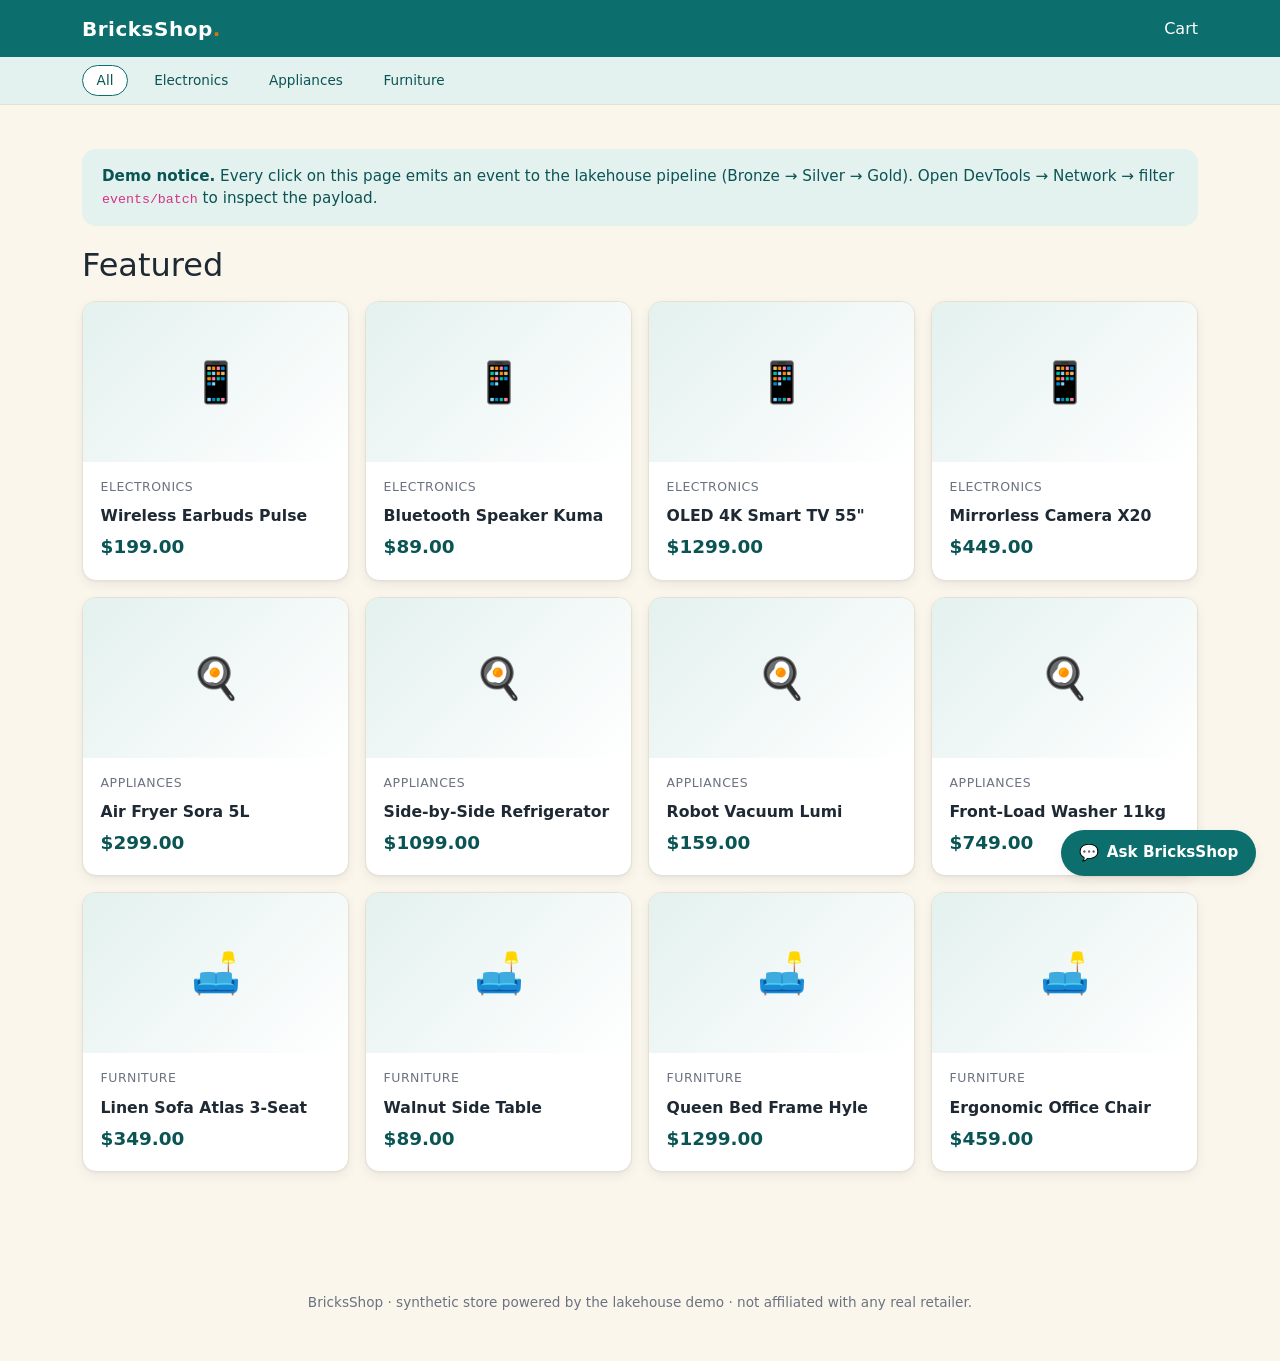
<file: web/frontend/index.html>
<!doctype html>
<html lang="en">
<head>
  <meta charset="utf-8" />
  <meta name="viewport" content="width=device-width, initial-scale=1" />
  <title>BricksShop — Lakehouse demo store</title>
  <link rel="icon" href="data:image/svg+xml;utf8,<svg xmlns='http://www.w3.org/2000/svg' viewBox='0 0 16 16'><circle cx='8' cy='8' r='7' fill='%230d6e6e'/></svg>" />
  <link href="https://cdn.jsdelivr.net/npm/bootstrap@5.3.3/dist/css/bootstrap.min.css" rel="stylesheet" />
  <link href="./css/styles.css" rel="stylesheet" />
</head>
<body>
  <header class="topbar">
    <div class="container d-flex align-items-center justify-content-between">
      <a href="./index.html" class="brand-mark">BricksShop<span class="brand-dot">.</span></a>
      <nav class="d-flex gap-3 align-items-center">
        <a href="./cart.html">Cart <span id="cart-count" class="cart-badge d-none">0</span></a>
      </nav>
    </div>
  </header>

  <div class="category-bar">
    <div class="container">
      <span class="category-pill active" data-cat="all">All</span>
      <span class="category-pill" data-cat="electronics">Electronics</span>
      <span class="category-pill" data-cat="appliances">Appliances</span>
      <span class="category-pill" data-cat="furniture">Furniture</span>
    </div>
  </div>

  <main class="container py-4">
    <div class="banner banner-info">
      <strong>Demo notice.</strong> Every click on this page emits an event to the
      lakehouse pipeline (Bronze → Silver → Gold). Open DevTools → Network → filter
      <code>events/batch</code> to inspect the payload.
    </div>

    <h2 class="mb-3">Featured</h2>
    <div id="product-grid" class="row g-3"></div>
  </main>

  <footer>
    BricksShop · synthetic store powered by the lakehouse demo · not affiliated with any real retailer.
  </footer>

  <script src="./js/catalog.js"></script>
  <script src="./js/tracker.js"></script>
  <script src="./js/app.js"></script>
  <script src="./js/chat.js"></script>
  <script>
    (function () {
      const grid = document.getElementById("product-grid");

      function emoji(cat) {
        return cat === "electronics" ? "📱"
             : cat === "appliances"  ? "🍳"
             : cat === "furniture"   ? "🛋️" : "📦";
      }

      function render(filter) {
        grid.innerHTML = "";
        window.CATALOG
          .filter((p) => filter === "all" || p.category === filter)
          .forEach((p) => {
            const col = document.createElement("div");
            col.className = "col-12 col-sm-6 col-md-4 col-lg-3";
            col.innerHTML = `
              <a href="./product.html?id=${p.id}" class="text-decoration-none text-reset">
                <article class="product-card">
                  <div class="product-thumb">${emoji(p.category)}</div>
                  <div class="product-body">
                    <div class="product-cat">${p.category}</div>
                    <div class="product-title">${p.name}</div>
                    <div class="product-price">$${p.price.toFixed(2)}</div>
                  </div>
                </article>
              </a>`;
            grid.appendChild(col);
          });
      }

      document.querySelectorAll(".category-pill").forEach((pill) => {
        pill.addEventListener("click", () => {
          document.querySelectorAll(".category-pill").forEach((p) => p.classList.remove("active"));
          pill.classList.add("active");
          render(pill.dataset.cat);
        });
      });

      render("all");
      window.App.refreshCartBadge();
    })();
  </script>
</body>
</html>
</file>
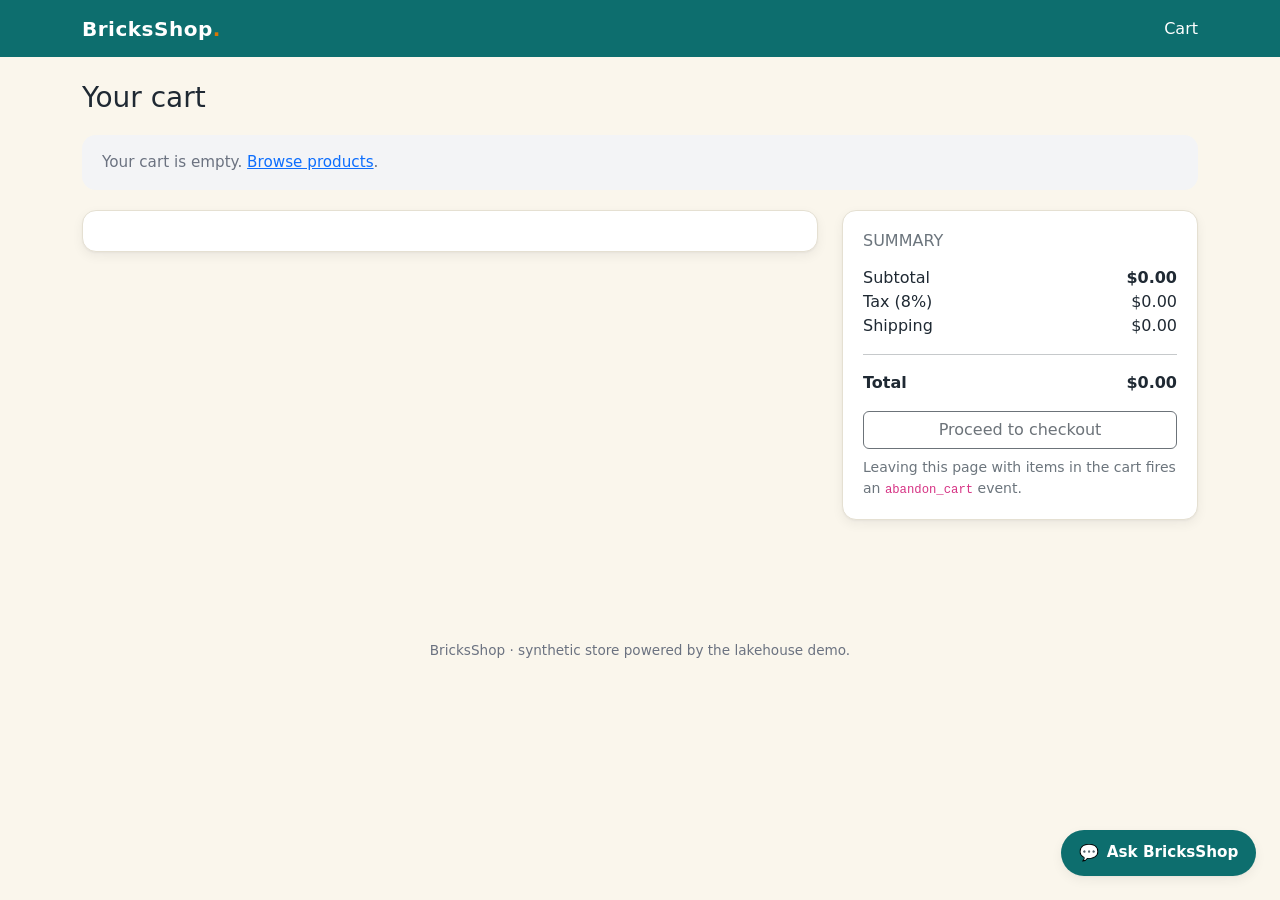
<file: web/frontend/cart.html>
<!doctype html>
<html lang="en">
<head>
  <meta charset="utf-8" />
  <meta name="viewport" content="width=device-width, initial-scale=1" />
  <title>Cart — BricksShop</title>
  <link href="https://cdn.jsdelivr.net/npm/bootstrap@5.3.3/dist/css/bootstrap.min.css" rel="stylesheet" />
  <link href="./css/styles.css" rel="stylesheet" />
</head>
<body>
  <header class="topbar">
    <div class="container d-flex align-items-center justify-content-between">
      <a href="./index.html" class="brand-mark">BricksShop<span class="brand-dot">.</span></a>
      <nav class="d-flex gap-3 align-items-center">
        <a href="./cart.html">Cart <span id="cart-count" class="cart-badge d-none">0</span></a>
      </nav>
    </div>
  </header>

  <main class="container py-4">
    <h1 class="h3 mb-3">Your cart</h1>
    <div id="cart-empty" class="banner banner-muted d-none">
      Your cart is empty. <a href="./index.html">Browse products</a>.
    </div>
    <div class="row g-4">
      <div class="col-12 col-md-8">
        <div id="cart-list" class="summary-card"></div>
      </div>
      <div class="col-12 col-md-4">
        <div class="summary-card">
          <h2 class="h6 text-uppercase text-secondary">Summary</h2>
          <div class="d-flex justify-content-between mt-3">
            <span>Subtotal</span><strong id="subtotal">$0.00</strong>
          </div>
          <div class="d-flex justify-content-between">
            <span>Tax (8%)</span><span id="tax">$0.00</span>
          </div>
          <div class="d-flex justify-content-between">
            <span>Shipping</span><span id="shipping">$0.00</span>
          </div>
          <hr />
          <div class="d-flex justify-content-between">
            <strong>Total</strong>
            <strong id="total">$0.00</strong>
          </div>
          <a id="checkout-btn" href="./checkout.html" class="btn btn-primary-teal w-100 mt-3">
            Proceed to checkout
          </a>
          <small class="text-secondary d-block mt-2">
            Leaving this page with items in the cart fires an <code>abandon_cart</code> event.
          </small>
        </div>
      </div>
    </div>
  </main>

  <footer>
    BricksShop · synthetic store powered by the lakehouse demo.
  </footer>

  <script src="./js/catalog.js"></script>
  <script src="./js/tracker.js"></script>
  <script src="./js/app.js"></script>
  <script src="./js/chat.js"></script>
  <script>
    (function () {
      function render() {
        const cart = Tracker.getCart();
        const empty = document.getElementById("cart-empty");
        const list = document.getElementById("cart-list");
        const checkoutBtn = document.getElementById("checkout-btn");
        if (!cart || cart.items.length === 0) {
          empty.classList.remove("d-none");
          list.innerHTML = "";
          checkoutBtn.classList.add("disabled");
          document.getElementById("subtotal").textContent = "$0.00";
          document.getElementById("tax").textContent = "$0.00";
          document.getElementById("shipping").textContent = "$0.00";
          document.getElementById("total").textContent = "$0.00";
          return;
        }
        empty.classList.add("d-none");
        let subtotal = 0;
        list.innerHTML = "";
        cart.items.forEach((it) => {
          const product = window.findProduct(it.product_id) || { name: it.product_id };
          subtotal += it.price * it.qty;
          const row = document.createElement("div");
          row.className = "cart-row";
          row.innerHTML = `
            <div>
              <div class="fw-semibold">${product.name}</div>
              <small class="text-secondary">${it.product_id} · ${it.category}</small>
            </div>
            <div class="text-end">
              <div>$${(it.price * it.qty).toFixed(2)}</div>
              <small class="text-secondary">$${it.price.toFixed(2)} × ${it.qty}</small>
            </div>`;
          list.appendChild(row);
        });
        const tax = subtotal * 0.08;
        const shipping = subtotal > 75 ? 0 : 9.99;
        const total = subtotal + tax + shipping;
        document.getElementById("subtotal").textContent = "$" + subtotal.toFixed(2);
        document.getElementById("tax").textContent = "$" + tax.toFixed(2);
        document.getElementById("shipping").textContent = "$" + shipping.toFixed(2);
        document.getElementById("total").textContent = "$" + total.toFixed(2);
        checkoutBtn.classList.remove("disabled");
      }

      render();
      window.App.refreshCartBadge();
    })();
  </script>
</body>
</html>
</file>
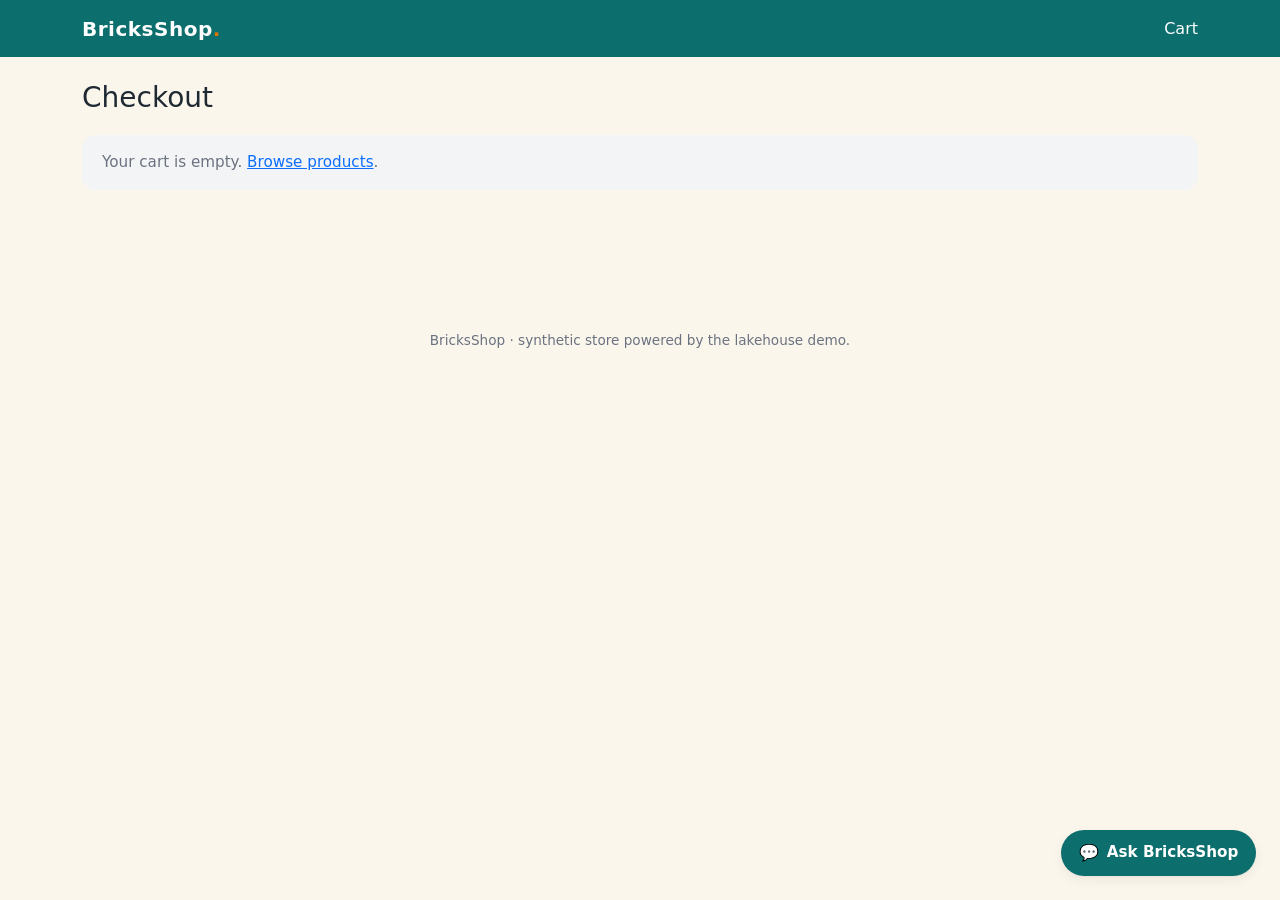
<file: web/frontend/checkout.html>
<!doctype html>
<html lang="en">
<head>
  <meta charset="utf-8" />
  <meta name="viewport" content="width=device-width, initial-scale=1" />
  <title>Checkout — BricksShop</title>
  <link href="https://cdn.jsdelivr.net/npm/bootstrap@5.3.3/dist/css/bootstrap.min.css" rel="stylesheet" />
  <link href="./css/styles.css" rel="stylesheet" />
</head>
<body>
  <header class="topbar">
    <div class="container d-flex align-items-center justify-content-between">
      <a href="./index.html" class="brand-mark">BricksShop<span class="brand-dot">.</span></a>
      <nav class="d-flex gap-3 align-items-center">
        <a href="./cart.html">Cart <span id="cart-count" class="cart-badge d-none">0</span></a>
      </nav>
    </div>
  </header>

  <main class="container py-4">
    <h1 class="h3 mb-3">Checkout</h1>
    <div id="checkout-empty" class="banner banner-muted d-none">
      Your cart is empty. <a href="./index.html">Browse products</a>.
    </div>
    <div id="checkout-content" class="row g-4">
      <div class="col-12 col-md-7">
        <div class="summary-card">
          <h2 class="h6 text-uppercase text-secondary">Shipping</h2>
          <div class="row g-3 mt-1">
            <div class="col-12 col-md-6">
              <label class="form-label">Full name</label>
              <input id="name" class="form-control" placeholder="Demo Buyer" value="Demo Buyer" />
            </div>
            <div class="col-12 col-md-6">
              <label class="form-label">Email</label>
              <input id="email" class="form-control" placeholder="demo@example.com" value="demo@example.com" />
            </div>
            <div class="col-12 col-md-6">
              <label class="form-label">Country</label>
              <select id="country" class="form-select">
                <option value="US" selected>United States</option>
                <option value="BR">Brazil</option>
                <option value="UK">United Kingdom</option>
                <option value="CA">Canada</option>
                <option value="DE">Germany</option>
              </select>
            </div>
            <div class="col-12 col-md-6">
              <label class="form-label">Payment method</label>
              <select id="payment" class="form-select">
                <option value="credit_card" selected>Credit card</option>
                <option value="debit_card">Debit card</option>
                <option value="pix">PIX</option>
                <option value="boleto">Boleto</option>
              </select>
            </div>
          </div>
          <small class="text-secondary d-block mt-3">
            No payment is processed; this form just feeds metadata into the
            <code>purchase</code> event (<code>payment_method</code>, <code>country</code>).
          </small>
        </div>
      </div>
      <div class="col-12 col-md-5">
        <div class="summary-card">
          <h2 class="h6 text-uppercase text-secondary">Order summary</h2>
          <div id="order-list" class="mt-2 mb-2"></div>
          <div class="d-flex justify-content-between"><span>Subtotal</span><span id="subtotal">$0.00</span></div>
          <div class="d-flex justify-content-between"><span>Tax (8%)</span><span id="tax">$0.00</span></div>
          <div class="d-flex justify-content-between"><span>Shipping</span><span id="shipping">$0.00</span></div>
          <hr />
          <div class="d-flex justify-content-between"><strong>Total</strong><strong id="total">$0.00</strong></div>
          <button id="place-order" class="btn btn-primary-teal w-100 mt-3">Place order</button>
        </div>
      </div>
    </div>

    <div id="thank-you" class="banner banner-success d-none">
      <strong>Order confirmed.</strong>
      Order id: <code id="thank-order-id"></code> &mdash; one <code>purchase</code> event per
      line item was sent to the lakehouse.
      <div class="mt-2"><a href="./index.html">Browse more</a></div>
    </div>
  </main>

  <footer>
    BricksShop · synthetic store powered by the lakehouse demo.
  </footer>

  <script src="./js/catalog.js"></script>
  <script src="./js/tracker.js"></script>
  <script src="./js/app.js"></script>
  <script src="./js/chat.js"></script>
  <script>
    (function () {
      function render() {
        const cart = Tracker.getCart();
        const empty = document.getElementById("checkout-empty");
        const content = document.getElementById("checkout-content");
        if (!cart || cart.items.length === 0) {
          empty.classList.remove("d-none");
          content.classList.add("d-none");
          return;
        }
        empty.classList.add("d-none");
        content.classList.remove("d-none");

        const list = document.getElementById("order-list");
        list.innerHTML = "";
        let subtotal = 0;
        cart.items.forEach((it) => {
          const product = window.findProduct(it.product_id) || { name: it.product_id };
          subtotal += it.price * it.qty;
          const row = document.createElement("div");
          row.className = "d-flex justify-content-between py-1";
          row.innerHTML = `<span>${product.name} × ${it.qty}</span>
                           <span>$${(it.price * it.qty).toFixed(2)}</span>`;
          list.appendChild(row);
        });
        const tax = subtotal * 0.08;
        const shipping = subtotal > 75 ? 0 : 9.99;
        const total = subtotal + tax + shipping;
        document.getElementById("subtotal").textContent = "$" + subtotal.toFixed(2);
        document.getElementById("tax").textContent = "$" + tax.toFixed(2);
        document.getElementById("shipping").textContent = "$" + shipping.toFixed(2);
        document.getElementById("total").textContent = "$" + total.toFixed(2);
      }

      document.getElementById("place-order").addEventListener("click", () => {
        const country = document.getElementById("country").value;
        const paymentMethod = document.getElementById("payment").value;
        const orderId = Tracker.purchase({ paymentMethod, country });
        if (!orderId) return;
        document.getElementById("thank-order-id").textContent = orderId;
        document.getElementById("checkout-content").classList.add("d-none");
        document.getElementById("thank-you").classList.remove("d-none");
        window.App.refreshCartBadge();
      });

      render();
      window.App.refreshCartBadge();
    })();
  </script>
</body>
</html>
</file>
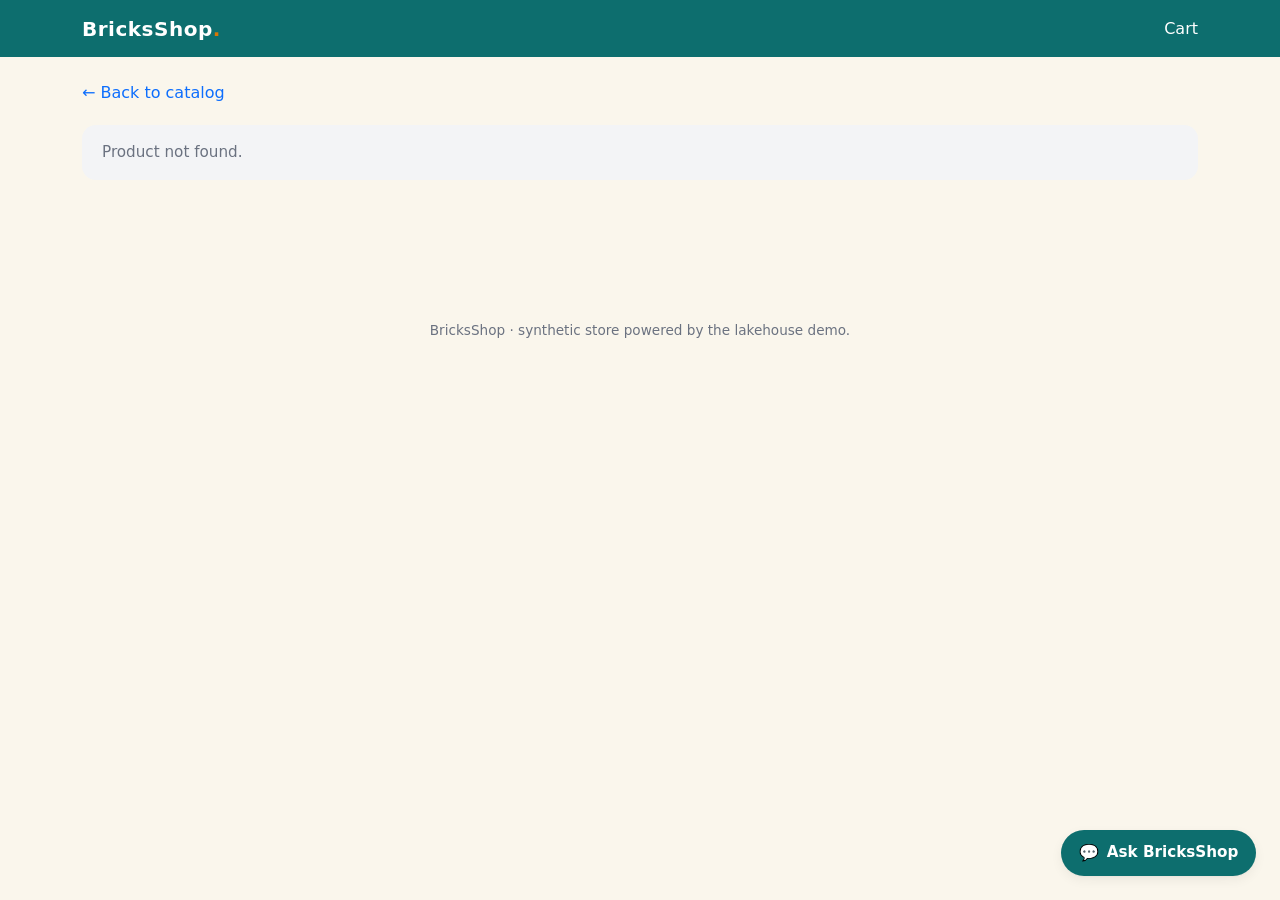
<file: web/frontend/product.html>
<!doctype html>
<html lang="en">
<head>
  <meta charset="utf-8" />
  <meta name="viewport" content="width=device-width, initial-scale=1" />
  <title>Product — BricksShop</title>
  <link href="https://cdn.jsdelivr.net/npm/bootstrap@5.3.3/dist/css/bootstrap.min.css" rel="stylesheet" />
  <link href="./css/styles.css" rel="stylesheet" />
</head>
<body>
  <header class="topbar">
    <div class="container d-flex align-items-center justify-content-between">
      <a href="./index.html" class="brand-mark">BricksShop<span class="brand-dot">.</span></a>
      <nav class="d-flex gap-3 align-items-center">
        <a href="./cart.html">Cart <span id="cart-count" class="cart-badge d-none">0</span></a>
      </nav>
    </div>
  </header>

  <main class="container py-4">
    <a href="./index.html" class="text-decoration-none">&larr; Back to catalog</a>
    <div id="product-detail" class="mt-3"></div>
  </main>

  <footer>
    BricksShop · synthetic store powered by the lakehouse demo.
  </footer>

  <script src="./js/catalog.js"></script>
  <script src="./js/tracker.js"></script>
  <script src="./js/app.js"></script>
  <script src="./js/chat.js"></script>
  <script>
    (function () {
      const params = new URLSearchParams(location.search);
      const id = params.get("id");
      const product = window.findProduct(id);
      const detail = document.getElementById("product-detail");

      if (!product) {
        detail.innerHTML = `<div class="banner banner-muted">Product not found.</div>`;
        return;
      }

      const emoji = product.category === "electronics" ? "📱"
                  : product.category === "appliances"  ? "🍳"
                  : product.category === "furniture"   ? "🛋️" : "📦";

      detail.innerHTML = `
        <div class="row g-4 align-items-stretch">
          <div class="col-12 col-md-5">
            <div class="product-thumb" style="height: 320px; border-radius: 14px; font-size: 5rem;">${emoji}</div>
          </div>
          <div class="col-12 col-md-7 d-flex flex-column">
            <div class="product-cat">${product.category}</div>
            <h1 class="h3">${product.name}</h1>
            <p class="text-secondary">${product.blurb}</p>
            <div class="product-price mb-3" style="font-size: 1.5rem;">$${product.price.toFixed(2)}</div>

            <div class="d-flex align-items-center gap-2 mb-3">
              <label for="qty" class="me-2">Quantity</label>
              <input id="qty" type="number" min="1" max="9" value="1"
                     class="form-control" style="width: 90px;" />
            </div>

            <div class="d-flex gap-2">
              <button id="add-btn" class="btn btn-primary-teal px-4">Add to cart</button>
              <a href="./cart.html" class="btn btn-outline-teal">View cart</a>
            </div>
            <small class="text-secondary mt-3">
              Adding to cart fires an <code>add_to_cart</code> event tagged with
              <code>cart_id</code>, <code>product_id</code>, <code>price</code>, and <code>quantity</code>.
            </small>
          </div>
        </div>`;

      document.getElementById("add-btn").addEventListener("click", () => {
        const qty = document.getElementById("qty").value;
        Tracker.addToCart(product, qty);
        window.App.refreshCartBadge();
        document.getElementById("add-btn").textContent = "Added ✓";
        setTimeout(() => (document.getElementById("add-btn").textContent = "Add to cart"), 1200);
      });

      window.App.refreshCartBadge();
    })();
  </script>
</body>
</html>
</file>
<file: web/frontend/css/styles.css>
/*
 * Color palette — intentionally not Amazon (orange/blue) and not Magalu
 * (cobalt/pink). A teal primary on a cream background, with deep slate
 * text. Borrowed only the layout idea from those sites, not the look.
 */
:root {
  --color-primary:        #0d6e6e;   /* deep teal */
  --color-primary-soft:   #e3f1ef;
  --color-primary-dark:   #0a5454;
  --color-accent:         #d97706;   /* burnt amber, used very sparingly */
  --color-bg:             #faf6ec;   /* warm cream */
  --color-surface:        #ffffff;
  --color-text:           #1f2933;
  --color-text-muted:     #6b7280;
  --color-border:         #e5e0d2;
  --color-success:        #15803d;
  --shadow-card:          0 1px 2px rgba(15, 23, 42, 0.04), 0 4px 12px rgba(15, 23, 42, 0.06);
  --radius:               14px;
}

html, body {
  background-color: var(--color-bg);
  color: var(--color-text);
  font-family: "Inter", system-ui, -apple-system, "Segoe UI", Roboto, sans-serif;
}

/* --- Top bar --- */
.topbar {
  background: var(--color-primary);
  color: var(--color-surface);
  padding: 0.85rem 0;
}
.topbar a, .topbar a:hover {
  color: var(--color-surface);
  text-decoration: none;
}
.brand-mark {
  font-weight: 700;
  letter-spacing: 0.5px;
  font-size: 1.25rem;
}
.brand-dot {
  color: var(--color-accent);
}

/* --- Category pills --- */
.category-bar {
  background: var(--color-primary-soft);
  border-bottom: 1px solid var(--color-border);
  padding: 0.5rem 0;
}
.category-pill {
  display: inline-block;
  padding: 0.25rem 0.85rem;
  border-radius: 999px;
  font-size: 0.85rem;
  margin-right: 0.4rem;
  color: var(--color-primary-dark);
  cursor: pointer;
  user-select: none;
  border: 1px solid transparent;
}
.category-pill:hover, .category-pill.active {
  background: var(--color-surface);
  border-color: var(--color-primary);
}

/* --- Product grid --- */
.product-card {
  background: var(--color-surface);
  border: 1px solid var(--color-border);
  border-radius: var(--radius);
  box-shadow: var(--shadow-card);
  overflow: hidden;
  transition: transform 0.12s ease, box-shadow 0.12s ease;
  height: 100%;
  display: flex;
  flex-direction: column;
}
.product-card:hover {
  transform: translateY(-2px);
  box-shadow: 0 4px 6px rgba(15, 23, 42, 0.06), 0 12px 24px rgba(15, 23, 42, 0.10);
}
.product-thumb {
  background: linear-gradient(135deg, var(--color-primary-soft) 0%, #fff 100%);
  height: 160px;
  display: flex;
  align-items: center;
  justify-content: center;
  font-size: 2.5rem;
  color: var(--color-primary);
}
.product-body {
  padding: 1rem 1.1rem 1.2rem;
  flex: 1;
  display: flex;
  flex-direction: column;
}
.product-title {
  font-weight: 600;
  font-size: 0.98rem;
  line-height: 1.3;
  margin-bottom: 0.4rem;
}
.product-cat {
  font-size: 0.78rem;
  text-transform: uppercase;
  letter-spacing: 0.5px;
  color: var(--color-text-muted);
  margin-bottom: 0.6rem;
}
.product-price {
  font-weight: 700;
  font-size: 1.15rem;
  color: var(--color-primary-dark);
  margin-top: auto;
}

/* --- Buttons --- */
.btn-primary-teal {
  background: var(--color-primary);
  border-color: var(--color-primary);
  color: var(--color-surface);
}
.btn-primary-teal:hover {
  background: var(--color-primary-dark);
  border-color: var(--color-primary-dark);
  color: var(--color-surface);
}
.btn-outline-teal {
  border-color: var(--color-primary);
  color: var(--color-primary);
  background: transparent;
}
.btn-outline-teal:hover {
  background: var(--color-primary);
  color: var(--color-surface);
}

/* --- Cart badge --- */
.cart-badge {
  background: var(--color-accent);
  border-radius: 999px;
  padding: 0.1rem 0.5rem;
  font-size: 0.78rem;
  margin-left: 0.4rem;
  font-weight: 700;
}

/* --- Cart / checkout layout --- */
.cart-row {
  border-bottom: 1px solid var(--color-border);
  padding: 0.75rem 0;
  display: flex;
  justify-content: space-between;
  align-items: center;
}
.cart-row:last-child { border-bottom: 0; }
.summary-card {
  background: var(--color-surface);
  border: 1px solid var(--color-border);
  border-radius: var(--radius);
  padding: 1.25rem;
  box-shadow: var(--shadow-card);
}

/* --- Status banners --- */
.banner {
  border-radius: var(--radius);
  padding: 1rem 1.25rem;
  margin: 1.25rem 0;
  font-size: 0.95rem;
}
.banner-info { background: var(--color-primary-soft); color: var(--color-primary-dark); }
.banner-success { background: #dcfce7; color: var(--color-success); }
.banner-muted { background: #f3f4f6; color: var(--color-text-muted); }

footer {
  margin-top: 4rem;
  padding: 2rem 0 3rem;
  color: var(--color-text-muted);
  font-size: 0.85rem;
  text-align: center;
}

/* --- Chat widget --- */
.chat-widget {
  position: fixed;
  right: 1.5rem;
  bottom: 1.5rem;
  z-index: 1050;
  font-family: inherit;
}
.chat-launcher {
  background: var(--color-primary);
  color: var(--color-surface);
  border: 0;
  padding: 0.7rem 1.1rem;
  border-radius: 999px;
  box-shadow: var(--shadow-card);
  cursor: pointer;
  display: inline-flex;
  align-items: center;
  gap: 0.5rem;
  font-weight: 600;
}
.chat-launcher:hover { background: var(--color-primary-dark); }
.chat-launcher-label { font-size: 0.95rem; }
.chat-widget.chat-open .chat-launcher { display: none; }

.chat-panel {
  display: none;
  width: 360px;
  max-width: calc(100vw - 2rem);
  height: 520px;
  max-height: calc(100vh - 4rem);
  background: var(--color-surface);
  border: 1px solid var(--color-border);
  border-radius: var(--radius);
  box-shadow: 0 10px 30px rgba(15, 23, 42, 0.18);
  flex-direction: column;
  overflow: hidden;
}
.chat-widget.chat-open .chat-panel { display: flex; }
.chat-header {
  background: var(--color-primary);
  color: var(--color-surface);
  padding: 0.7rem 1rem;
  display: flex;
  align-items: center;
  justify-content: space-between;
}
.chat-close {
  background: transparent;
  color: var(--color-surface);
  border: 0;
  font-size: 1.4rem;
  line-height: 1;
  cursor: pointer;
}
.chat-messages {
  flex: 1;
  padding: 0.85rem;
  overflow-y: auto;
  background: var(--color-bg);
  display: flex;
  flex-direction: column;
  gap: 0.55rem;
}
.chat-bubble {
  padding: 0.55rem 0.8rem;
  border-radius: 12px;
  max-width: 85%;
  line-height: 1.35;
  font-size: 0.92rem;
  word-wrap: break-word;
}
.chat-user {
  align-self: flex-end;
  background: var(--color-primary);
  color: var(--color-surface);
  border-bottom-right-radius: 4px;
}
.chat-assistant {
  align-self: flex-start;
  background: var(--color-surface);
  color: var(--color-text);
  border: 1px solid var(--color-border);
  border-bottom-left-radius: 4px;
}
.chat-chip {
  display: inline-block;
  padding: 0 0.35rem;
  background: var(--color-primary-soft);
  color: var(--color-primary-dark);
  border-radius: 6px;
  font-weight: 600;
  font-size: 0.88em;
}
.chat-cards {
  display: flex;
  flex-direction: column;
  gap: 0.45rem;
  align-self: stretch;
}
.chat-card {
  display: flex;
  align-items: center;
  justify-content: space-between;
  gap: 0.7rem;
  background: var(--color-surface);
  border: 1px solid var(--color-border);
  border-radius: 10px;
  padding: 0.55rem 0.75rem;
}
.chat-card-name { font-weight: 600; font-size: 0.92rem; }
.chat-card-meta { color: var(--color-text-muted); font-size: 0.82rem; }
.chat-card-add { white-space: nowrap; }
.chat-form {
  display: flex;
  gap: 0.5rem;
  padding: 0.6rem;
  border-top: 1px solid var(--color-border);
  background: var(--color-surface);
}
.chat-input {
  flex: 1;
  border: 1px solid var(--color-border);
  border-radius: 8px;
  padding: 0.45rem 0.7rem;
  font-size: 0.92rem;
  outline: none;
}
.chat-input:focus { border-color: var(--color-primary); }
.chat-thinking { display: inline-flex; gap: 4px; padding: 0.55rem 0.8rem; }
.chat-dot {
  width: 6px; height: 6px; border-radius: 50%;
  background: var(--color-text-muted);
  animation: chat-bounce 1.2s infinite ease-in-out both;
}
.chat-dot:nth-child(2) { animation-delay: 0.15s; }
.chat-dot:nth-child(3) { animation-delay: 0.3s; }
@keyframes chat-bounce {
  0%, 80%, 100% { transform: scale(0.6); opacity: 0.4; }
  40% { transform: scale(1); opacity: 1; }
}
</file>
